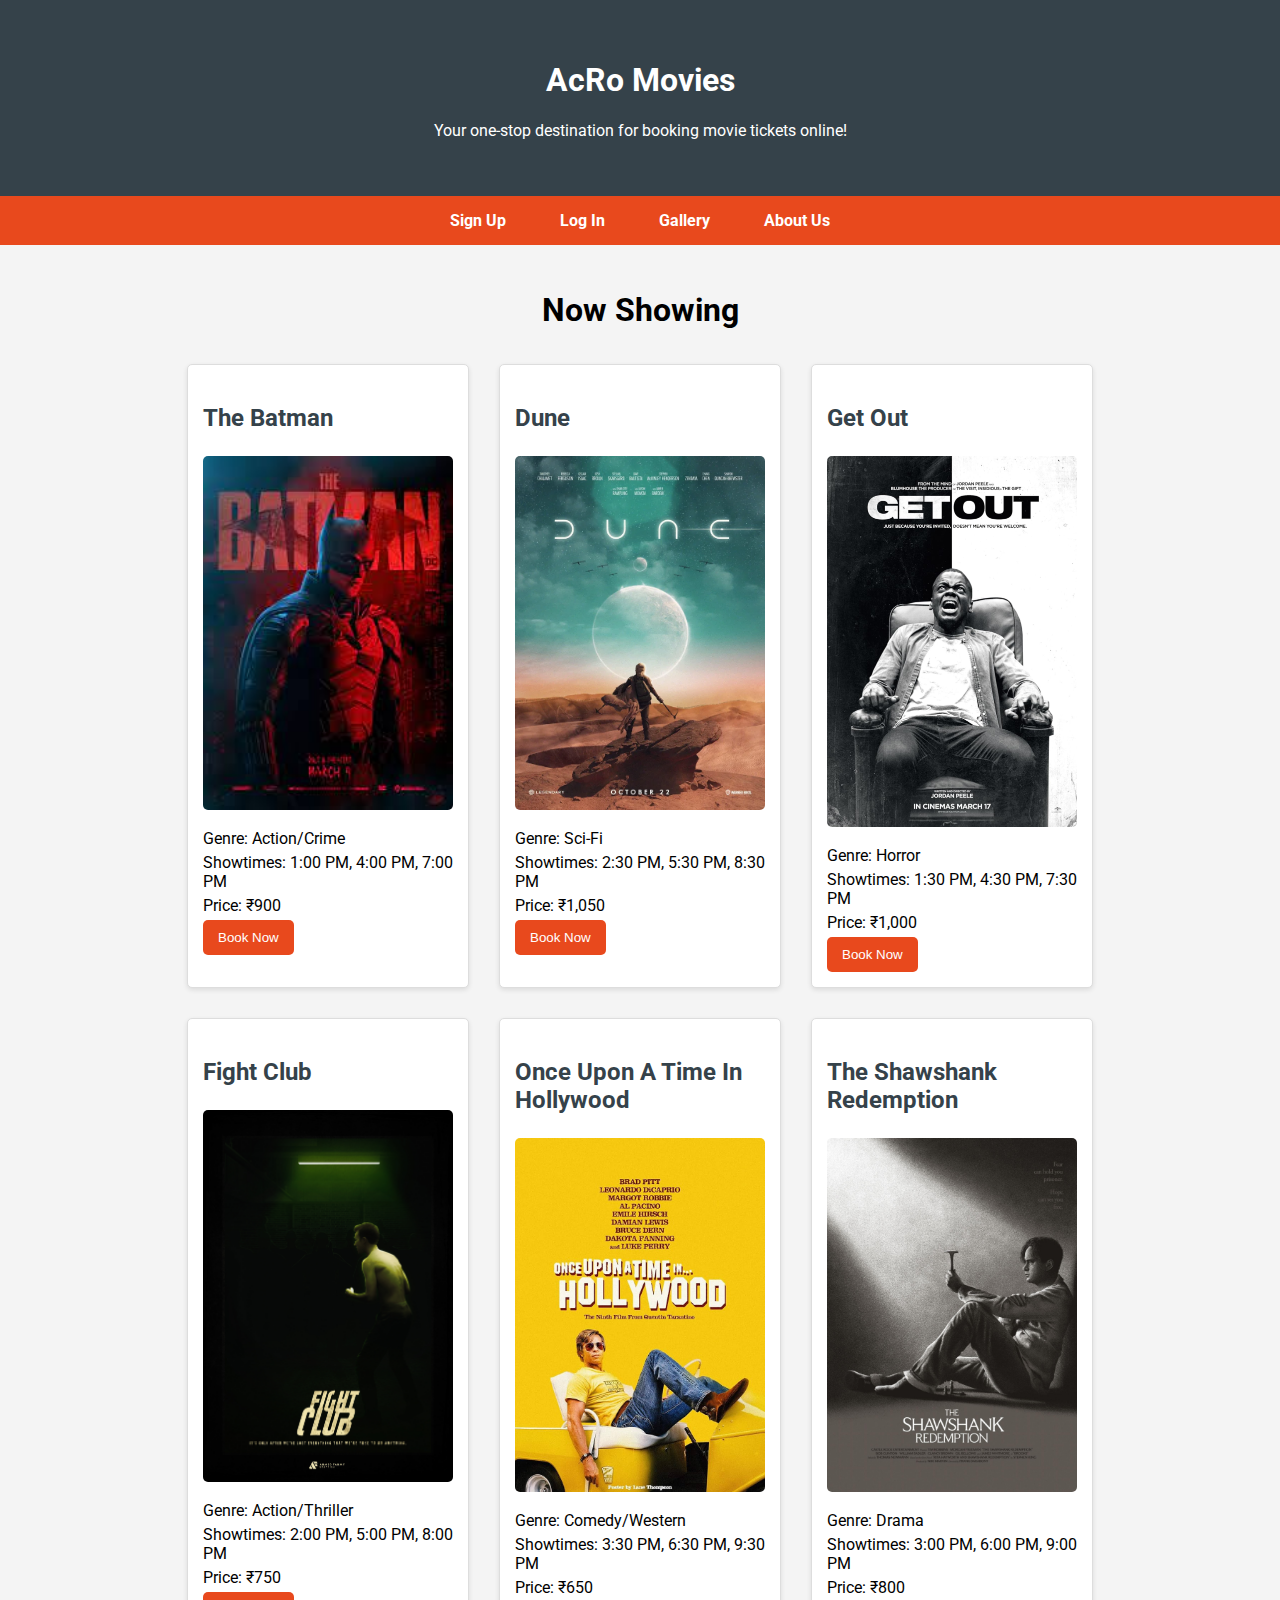
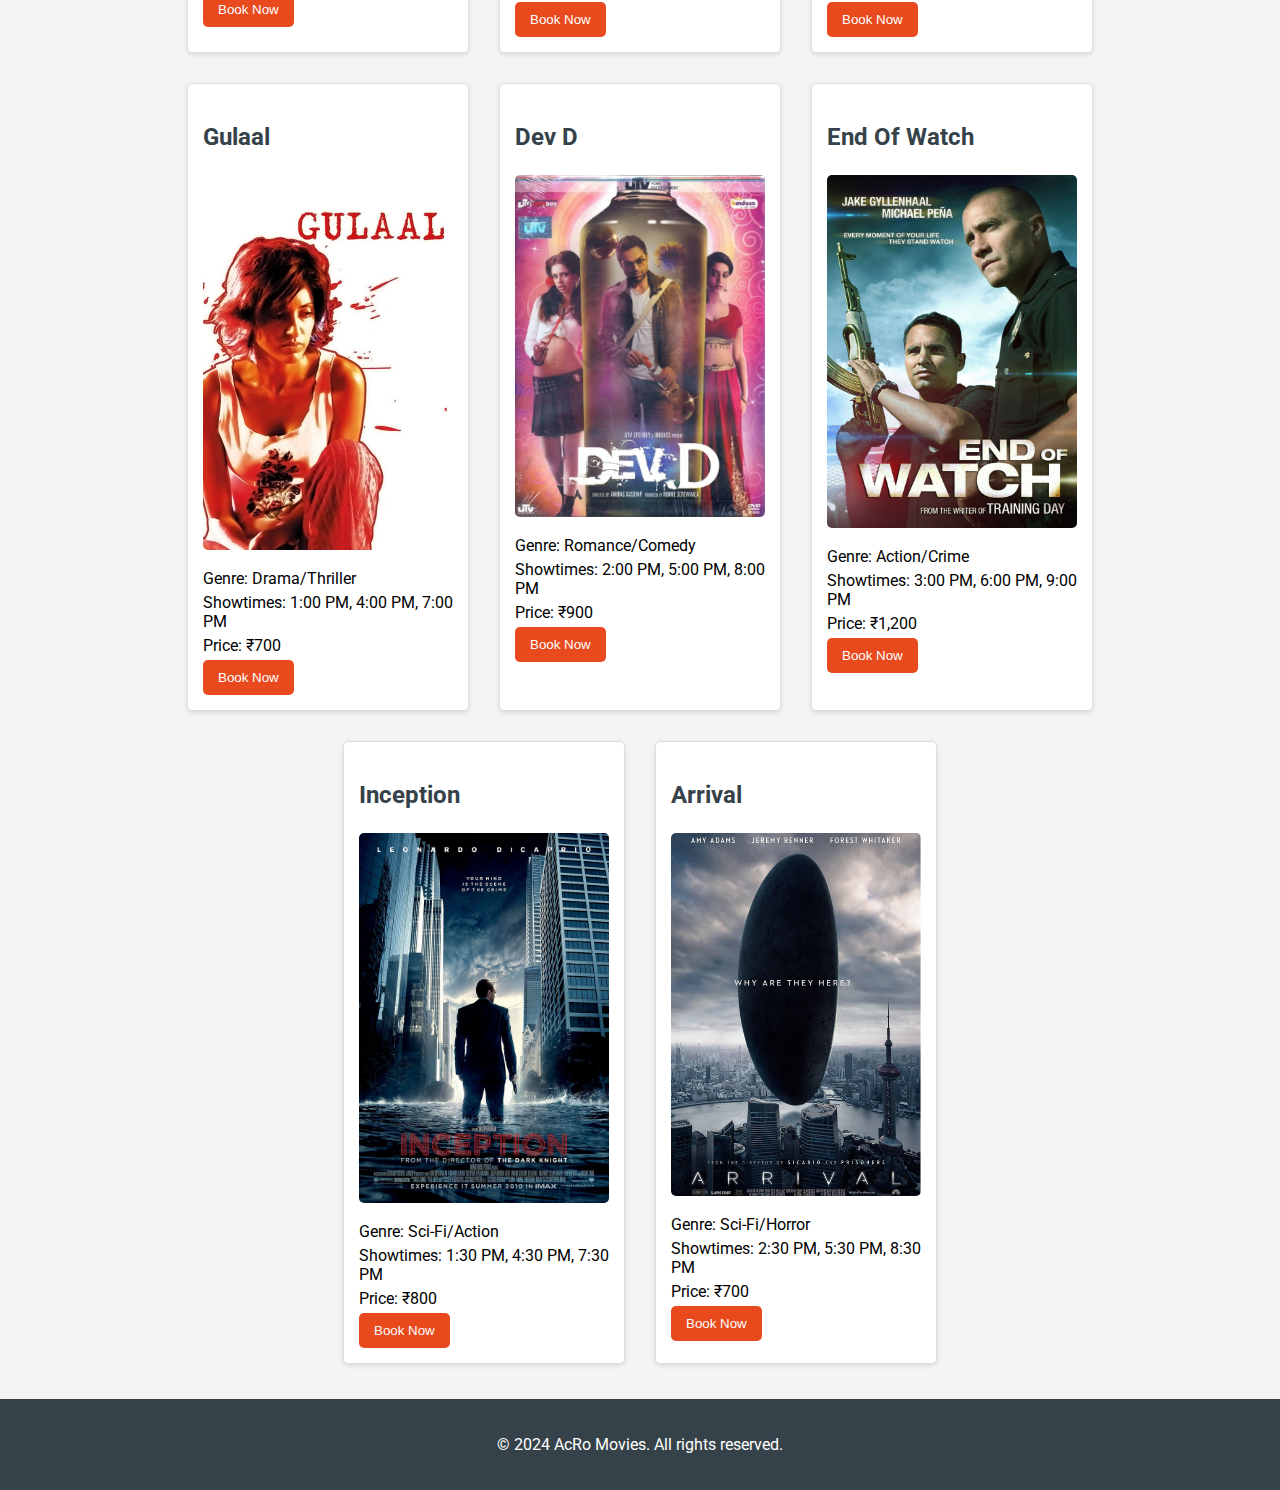
<file: index.html>
<!DOCTYPE html>
<html lang="en">
<head>
    <meta charset="UTF-8">
    <meta name="viewport" content="width=device-width, initial-scale=1.0">
    <title>Movie Ticket Booking</title>
    <link rel="stylesheet" href="styles.css">
    <link href="https://fonts.googleapis.com/css2?family=Roboto:wght@400;700&display=swap" rel="stylesheet">
</head>
<body>
    <div class="header">
        <h1>AcRo Movies</h1>
        <p>Your one-stop destination for booking movie tickets online!</p>
    </div>

    <div class="nav">
        <a href="signup.html">Sign Up</a>
        <a href="login.html">Log In</a>
        <a href="gallery.html">Gallery</a>
        <a href="about.html"> About Us</a>
    </div>

    <div class="main-content">
        <h2 class="now-showing">Now Showing</h2>
        
        <div class="movie-container">
            <div class="movie">
                <h3>The Batman</h3>
                <img src="batman.jpg" alt="Avengers: Endgame Poster" class="poster">
                <p>Genre: Action/Crime</p>
                <p>Showtimes: 1:00 PM, 4:00 PM, 7:00 PM</p>
                <p>Price: ₹900</p>
                <button>Book Now</button>
            </div>

            <div class="movie">
                <h3>Dune</h3>
                <img src="dune.webp" alt="Dune Poster" class="poster">
                <p>Genre: Sci-Fi</p>
                <p>Showtimes: 2:30 PM, 5:30 PM, 8:30 PM</p>
                <p>Price: ₹1,050</p>
                <button>Book Now</button>
            </div>

            <div class="movie">
                <h3>Get Out</h3>
                <img src="getout.jpg"Get Out Poster" class="poster">
                <p>Genre: Horror</p>
                <p>Showtimes: 1:30 PM, 4:30 PM, 7:30 PM</p>
                <p>Price: ₹1,000</p>
                <button>Book Now</button>
            </div>

            <div class="movie">
                <h3>Fight Club</h3>
                <img src="fight club.jpg" alt="Jumanji Poster" class="poster">
                <p>Genre: Action/Thriller</p>
                <p>Showtimes: 2:00 PM, 5:00 PM, 8:00 PM</p>
                <p>Price: ₹750</p>
                <button>Book Now</button>
            </div>

            <div class="movie">
                <h3>Once Upon A Time In Hollywood</h3>
                <img src="once upon a.jpg" alt="The Notebook Poster" class="poster">
                <p>Genre: Comedy/Western</p>
                <p>Showtimes: 3:30 PM, 6:30 PM, 9:30 PM</p>
                <p>Price: ₹650</p>
                <button>Book Now</button>
            </div>

            <div class="movie">
                <h3>The Shawshank Redemption</h3>
                <img src="red.jpg" alt="The Shawshank Redemption Poster" class="poster">
                <p>Genre: Drama</p>
                <p>Showtimes: 3:00 PM, 6:00 PM, 9:00 PM</p>
                <p>Price: ₹800</p>
                <button>Book Now</button>
            </div>

            <div class="movie">
                <h3>Gulaal</h3>
                <img src="gulal.jpg" alt="Gulal poster" class="poster">
                <p>Genre: Drama/Thriller</p>
                <p>Showtimes: 1:00 PM, 4:00 PM, 7:00 PM</p>
                <p>Price: ₹700</p>
                <button>Book Now</button>
            </div>

            <div class="movie">
                <h3>Dev D</h3>
                <img src="dev d.jpg" alt="Gully Boy Poster" class="poster">
                <p>Genre: Romance/Comedy</p>
                <p>Showtimes: 2:00 PM, 5:00 PM, 8:00 PM</p>
                <p>Price: ₹900</p>
                <button>Book Now</button>
            </div>

            <div class="movie">
                <h3>End Of Watch</h3>
                <img src="END.jpg" alt="Baahubali: The Beginning Poster" class="poster">
                <p>Genre: Action/Crime</p>
                <p>Showtimes: 3:00 PM, 6:00 PM, 9:00 PM</p>
                <p>Price: ₹1,200</p>
                <button>Book Now</button>
            </div>

            <div class="movie">
                <h3>Inception</h3>
                <img src="in.jpg" alt="Kabir Singh Poster" class="poster">
                <p>Genre: Sci-Fi/Action</p>
                <p>Showtimes: 1:30 PM, 4:30 PM, 7:30 PM</p>
                <p>Price: ₹800</p>
                <button>Book Now</button>
            </div>

            <div class="movie">
                <h3>Arrival</h3>
                <img src="arrival.jpg"class="poster">
                <p>Genre: Sci-Fi/Horror</p>
                <p>Showtimes: 2:30 PM, 5:30 PM, 8:30 PM</p>
                <p>Price: ₹700</p>
                <button>Book Now</button>
            </div>
        </div>
    </div>

    <div class="footer">
        <p>&copy; 2024 AcRo Movies. All rights reserved.</p>
    </div>
</body>
</html>
</file>
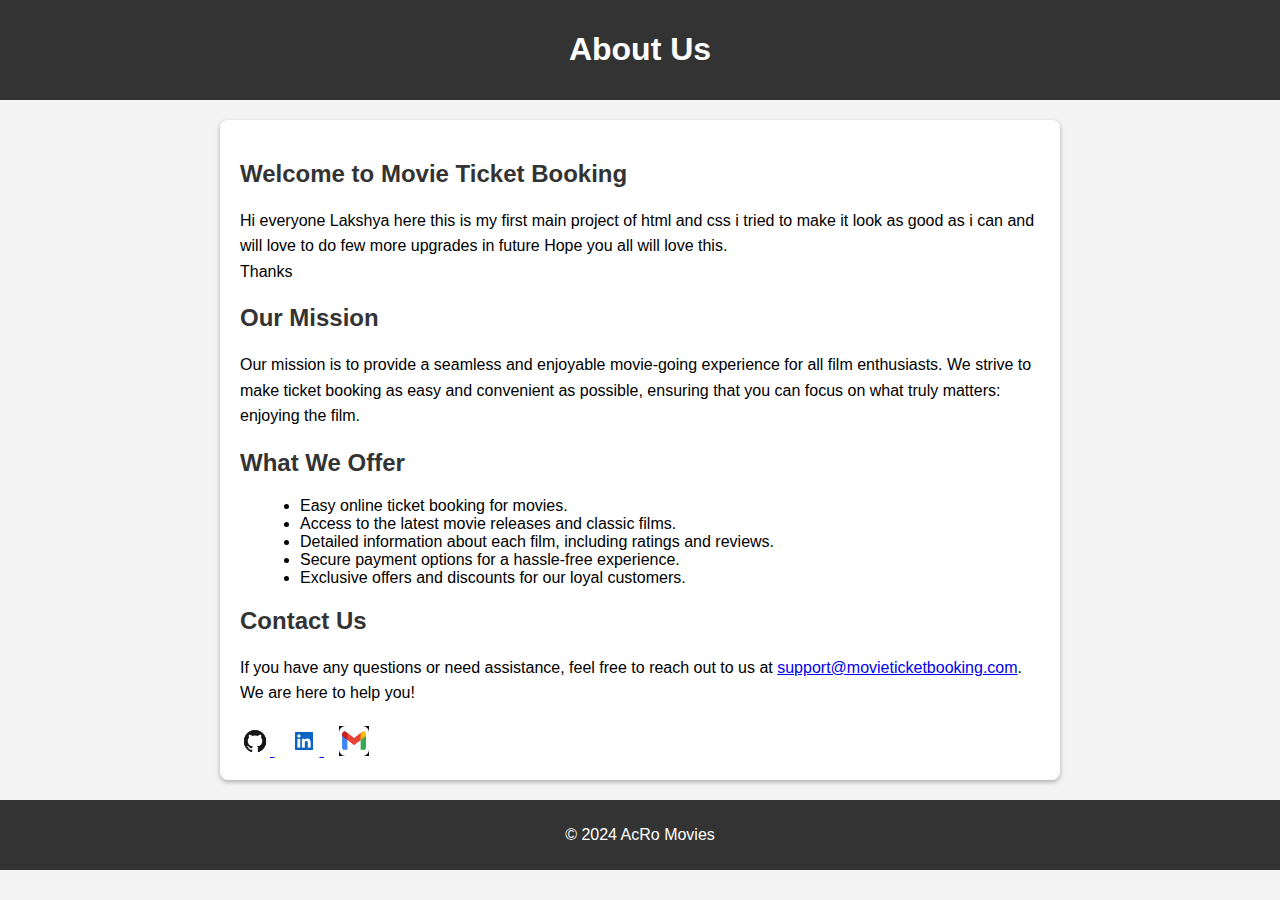
<file: about.html>
<!DOCTYPE html>
<html lang="en">
<head>
    <meta charset="UTF-8">
    <meta name="viewport" content="width=device-width, initial-scale=1.0">
    <link rel="stylesheet" href="about.css">
    <title>About Us - Movie Ticket Booking</title>
</head>
<body>
    <header>
        <h1>About Us</h1>
    </header>
    <main>
        <section class="about-section">
            <h2>Welcome to Movie Ticket Booking</h2>
            <p>
                Hi everyone Lakshya here this is my first main project of html and css i tried to make it look as good as i can and will love to do few more upgrades in future
                Hope you all will love this. <br> Thanks <br> 
            </p>
            <h2>Our Mission</h2>
            <p>
                Our mission is to provide a seamless and enjoyable movie-going experience for all film enthusiasts. We strive to make ticket booking as easy and convenient as possible, ensuring that you can focus on what truly matters: enjoying the film.
            </p>
            <h2>What We Offer</h2>
            <ul>
                <li>Easy online ticket booking for movies.</li>
                <li>Access to the latest movie releases and classic films.</li>
                <li>Detailed information about each film, including ratings and reviews.</li>
                <li>Secure payment options for a hassle-free experience.</li>
                <li>Exclusive offers and discounts for our loyal customers.</li>
            </ul>
            <h2>Contact Us</h2>
            <p>
                If you have any questions or need assistance, feel free to reach out to us at <a href="mailto:support@lakshyaxvardhan@gmail.com">support@movieticketbooking.com</a>. We are here to help you!
            </p>
            <div class="contact-icons">
                <a href="https://github.com/lakshyaax">
                    <img src="download.png" alt="GitHub" title="GitHub Profile">
                </a>
                <a href="https://www.linkedin.com/in/lakshya-vardhan-160857289/">
                    <img src="linkedin.png" alt="LinkedIn" title="LinkedIn Profile">
                </a>
                <a href="mailto:lakshyaxvardhan@gmail.com">
                    <img src="gmail.png" alt="Gmail" title="Email Us">
                </a>
            </div>
        </section>
    </main>
    <footer>
        <p>&copy; 2024 AcRo Movies</p>
    </footer>
</body>
</html>
</file>
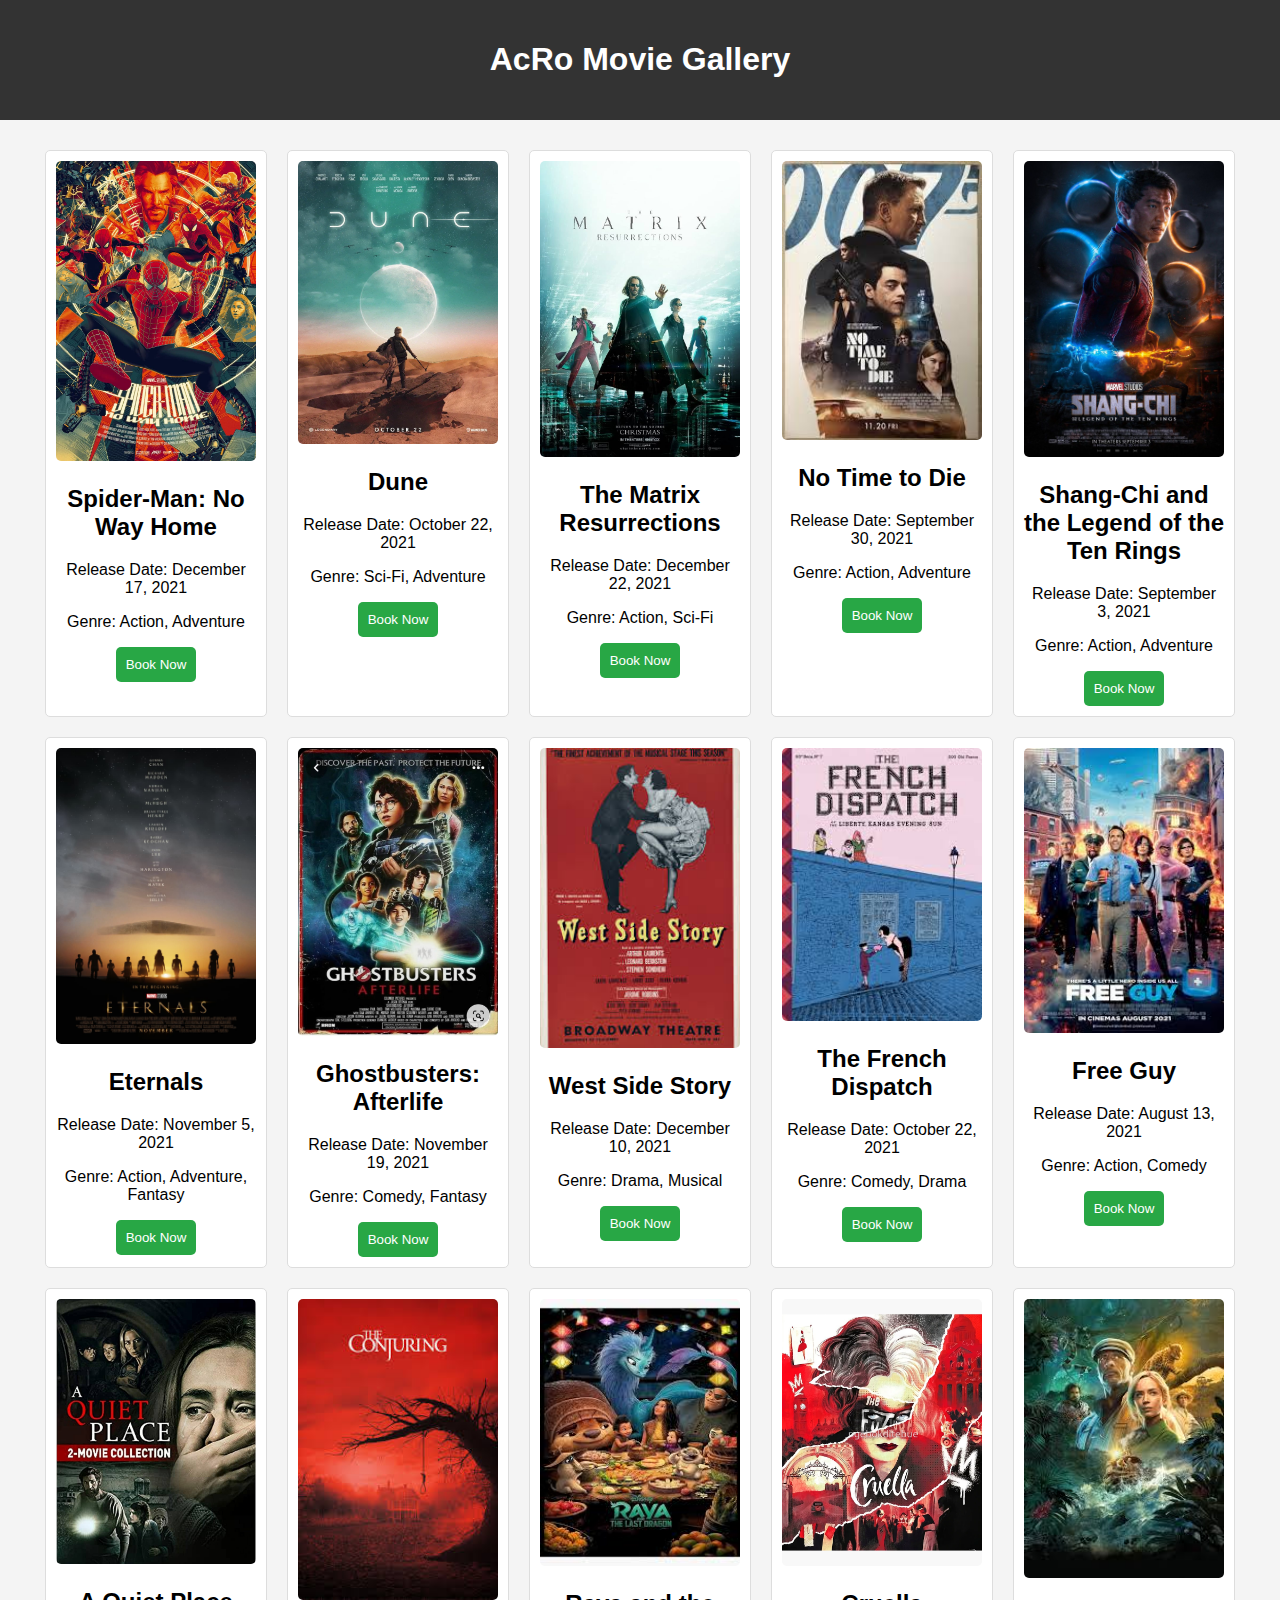
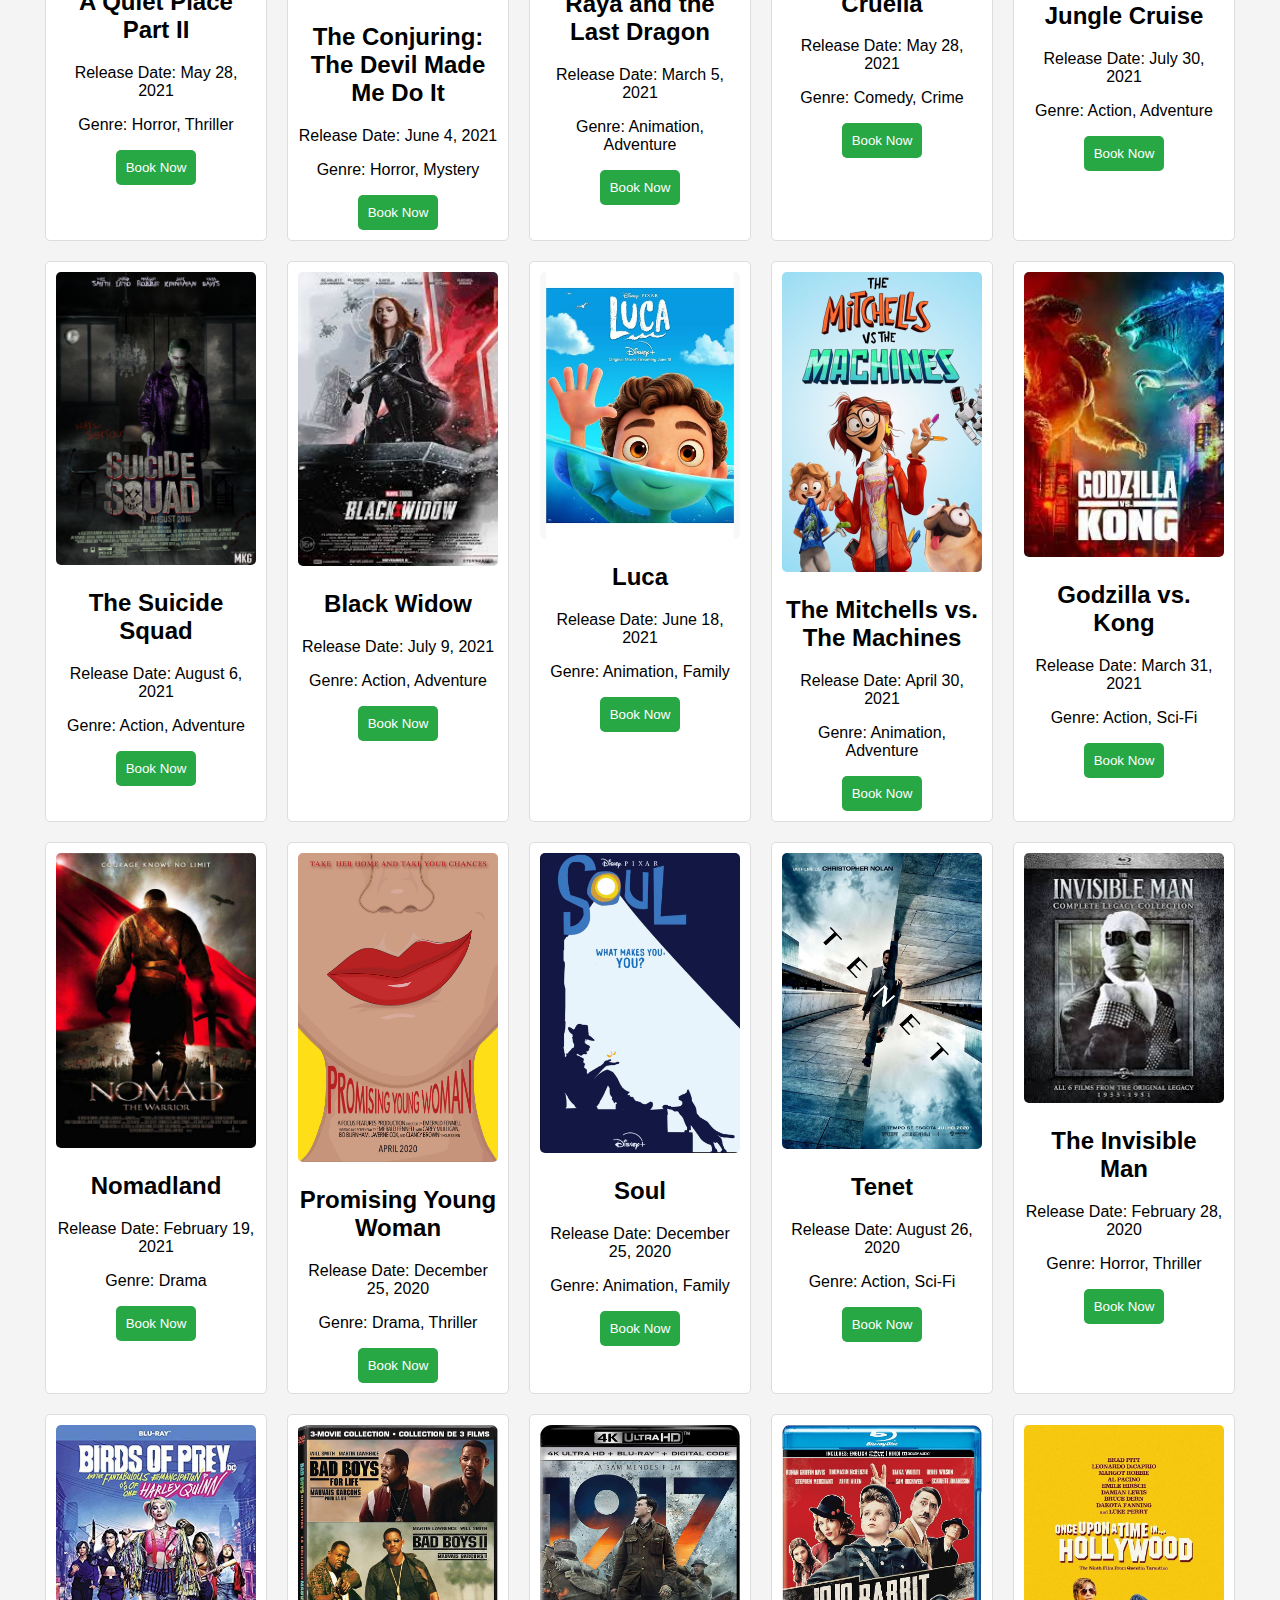
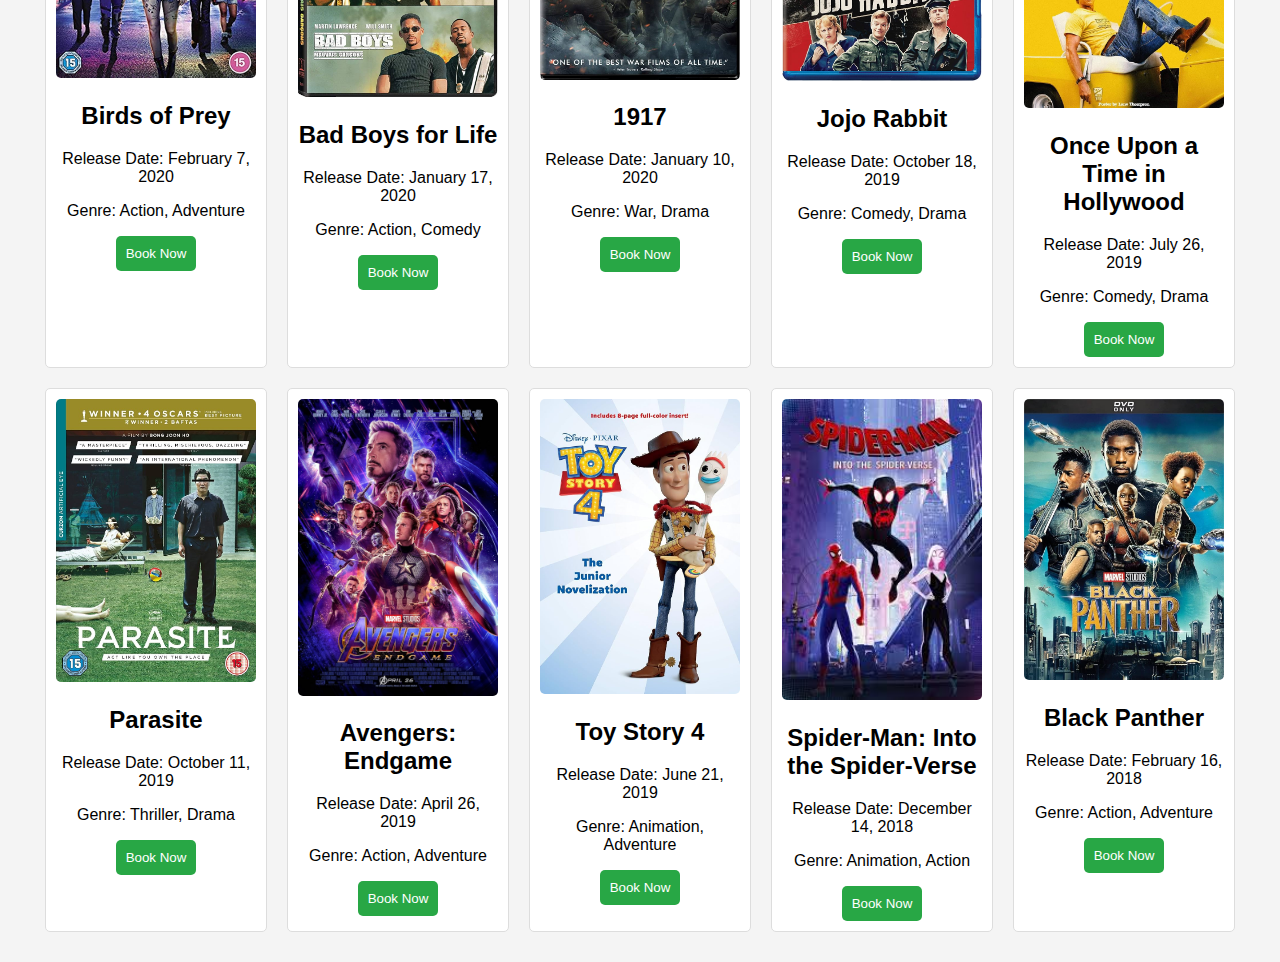
<file: gallery.html>
<!DOCTYPE html>
<html lang="en">
<head>
    <meta charset="UTF-8">
    <meta name="viewport" content="width=device-width, initial-scale=1.0">
    <title>Movie Gallery</title>
    <link rel="stylesheet" href="gallery.css">
</head>
<body>
    <div class="header">
        <h1> AcRo Movie Gallery</h1>
    </div>

    <div class="gallery">
        <div class="movie">
            <img src="spidey.jpg" alt="Spider-Man: No Way Home">
            <h2>Spider-Man: No Way Home</h2>
            <p>Release Date: December 17, 2021</p>
            <p>Genre: Action, Adventure</p>
            <button>Book Now</button>
        </div>
        <div class="movie">
            <img src="dune.webp" alt="Dune">
            <h2>Dune</h2>
            <p>Release Date: October 22, 2021</p>
            <p>Genre: Sci-Fi, Adventure</p>
            <button>Book Now</button>
        </div>
        <div class="movie">
            <img src="m.jpg" alt="The Matrix Resurrections">
            <h2>The Matrix Resurrections</h2>
            <p>Release Date: December 22, 2021</p>
            <p>Genre: Action, Sci-Fi</p>
            <button>Book Now</button>
        </div>
        <div class="movie">
            <img src="no.jpg" alt="No Time to Die">
            <h2>No Time to Die</h2>
            <p>Release Date: September 30, 2021</p>
            <p>Genre: Action, Adventure</p>
            <button>Book Now</button>
        </div>
        <div class="movie">
            <img src="shang.jpg" alt="Shang-Chi and the Legend of the Ten Rings">
            <h2>Shang-Chi and the Legend of the Ten Rings</h2>
            <p>Release Date: September 3, 2021</p>
            <p>Genre: Action, Adventure</p>
            <button>Book Now</button>
        </div>
        <div class="movie">
            <img src="ete.jpg" alt="Eternals">
            <h2>Eternals</h2>
            <p>Release Date: November 5, 2021</p>
            <p>Genre: Action, Adventure, Fantasy</p>
            <button>Book Now</button>
        </div>
        <div class="movie">
            <img src="ghost.jpg" alt="Ghostbusters: Afterlife">
            <h2>Ghostbusters: Afterlife</h2>
            <p>Release Date: November 19, 2021</p>
            <p>Genre: Comedy, Fantasy</p>
            <button>Book Now</button>
        </div>
        <div class="movie">
            <img src="west.jpg" alt="West Side Story">
            <h2>West Side Story</h2>
            <p>Release Date: December 10, 2021</p>
            <p>Genre: Drama, Musical</p>
            <button>Book Now</button>
        </div>
        <div class="movie">
            <img src="frenc.jpg" alt="The French Dispatch">
            <h2>The French Dispatch</h2>
            <p>Release Date: October 22, 2021</p>
            <p>Genre: Comedy, Drama</p>
            <button>Book Now</button>
        </div>
        <div class="movie">
            <img src="free.jpg" alt="Free Guy">
            <h2>Free Guy</h2>
            <p>Release Date: August 13, 2021</p <p>Genre: Action, Comedy</p>
            <button>Book Now</button>
        </div>
        <div class="movie">
            <img src="quiet.jpg" alt="A Quiet Place Part II">
            <h2>A Quiet Place Part II</h2>
            <p>Release Date: May 28, 2021</p>
            <p>Genre: Horror, Thriller</p>
            <button>Book Now</button>
        </div>
        <div class="movie">
            <img src="conj.jpg" alt="The Conjuring: The Devil Made Me Do It">
            <h2>The Conjuring: The Devil Made Me Do It</h2>
            <p>Release Date: June 4, 2021</p>
            <p>Genre: Horror, Mystery</p>
            <button>Book Now</button>
        </div>
        <div class="movie">
            <img src="raya.jpg" alt="Raya and the Last Dragon">
            <h2>Raya and the Last Dragon</h2>
            <p>Release Date: March 5, 2021</p>
            <p>Genre: Animation, Adventure</p>
            <button>Book Now</button>
        </div>
        <div class="movie">
            <img src="cruella.webp" alt="Cruella">
            <h2>Cruella</h2>
            <p>Release Date: May 28, 2021</p>
            <p>Genre: Comedy, Crime</p>
            <button>Book Now</button>
        </div>
        <div class="movie">
            <img src="jungle.jpg" alt="Jungle Cruise">
            <h2>Jungle Cruise</h2>
            <p>Release Date: July 30, 2021</p>
            <p>Genre: Action, Adventure</p>
            <button>Book Now</button>
        </div>
        <div class="movie">
            <img src="squad.jpg" alt="The Suicide Squad">
            <h2>The Suicide Squad</h2>
            <p>Release Date: August 6, 2021</p>
            <p>Genre: Action, Adventure</p>
            <button>Book Now</button>
        </div>
        <div class="movie">
            <img src="black.jpg" alt="Black Widow">
            <h2>Black Widow</h2>
            <p>Release Date: July 9, 2021</p>
            <p>Genre: Action, Adventure</p>
            <button>Book Now</button>
        </div>
        <div class="movie">
            <img src="luca.jpg" alt="Luca">
            <h2>Luca</h2>
            <p>Release Date: June 18, 2021</p>
            <p>Genre: Animation, Family</p>
            <button>Book Now</button>
        </div>
        <div class="movie">
            <img src="machine.jpg" alt="The Mitchells vs. The Machines">
            <h2>The Mitchells vs. The Machines</h2>
            <p>Release Date: April 30, 2021</p>
            <p>Genre: Animation, Adventure</p>
            <button>Book Now</button>
        </div>
        <div class="movie">
            <img src="kong.jpg" alt="Godzilla vs. Kong">
            <h2>Godzilla vs. Kong</h2>
            <p>Release Date: March 31, 2021</p>
            <p>Genre: Action, Sci-Fi</p>
            <button>Book Now</button>
        </div>
        <div class="movie">
            <img src="nomanland.jpg" alt="Nomadland">
            <h2>Nomadland</h2>
            <p>Release Date: February 19, 2021</p>
            <p> Genre: Drama</p>
            <button>Book Now</button>
        </div>
        <div class="movie">
            <img src="promse.jpg" alt="Promising Young Woman">
            <h2>Promising Young Woman</h2>
            <p>Release Date: December 25, 2020</p>
            <p>Genre: Drama, Thriller</p>
            <button>Book Now</button>
        </div>
        <div class="movie">
            <img src="soul.jpg" alt="Soul">
            <h2>Soul</h2>
            <p>Release Date: December 25, 2020</p>
            <p>Genre: Animation, Family</p>
            <button>Book Now</button>
        </div>
        <div class="movie">
            <img src="ten.jpg" alt="Tenet">
            <h2>Tenet</h2>
            <p>Release Date: August 26, 2020</p>
            <p>Genre: Action, Sci-Fi</p>
            <button>Book Now</button>
        </div>
        <div class="movie">
            <img src="invi.jpg" alt="The Invisible Man">
            <h2>The Invisible Man</h2>
            <p>Release Date: February 28, 2020</p>
            <p>Genre: Horror, Thriller</p>
            <button>Book Now</button>
        </div>
        <div class="movie">
            <img src="bird.jpg" alt="Birds of Prey">
            <h2>Birds of Prey</h2>
            <p>Release Date: February 7, 2020</p>
            <p>Genre: Action, Adventure</p>
            <button>Book Now</button>
        </div>
        <div class="movie">
            <img src="bad.jpg" alt="Bad Boys for Life">
            <h2>Bad Boys for Life</h2>
            <p>Release Date: January 17, 2020</p>
            <p>Genre: Action, Comedy</p>
            <button>Book Now</button>
        </div>
        <div class="movie">
            <img src="qw.jpg" alt="1917">
            <h2>1917</h2>
            <p>Release Date: January 10, 2020</p>
            <p>Genre: War, Drama</p>
            <button>Book Now</button>
        </div>
        <div class="movie">
            <img src="jojo.jpg" alt="Jojo Rabbit">
            <h2>Jojo Rabbit</h2>
            <p>Release Date: October 18, 2019</p>
            <p>Genre: Comedy, Drama</p>
            <button>Book Now</button>
        </div>
        <div class="movie">
            <img src="once upon a.jpg" alt="Once Upon a Time in Hollywood">
            <h2>Once Upon a Time in Hollywood</h2>
            <p>Release Date: July 26, 2019</p>
            <p>Genre: Comedy, Drama</p>
            <button>Book Now</button>
        </div>
        <div class="movie">
            <img src="para.jpg" alt="Parasite">
            <h2>Parasite</h2>
            <p>Release Date: October 11, 2019</p>
            <p>Genre: Thriller, Drama</p>
            <button>Book Now</button>
        </div>
        <div class="movie">
            <img src="endgame.jpg" alt="Avengers: Endgame">
            <h2>Avengers: Endgame</h2>
            <p>Release Date: April 26, 2019</p>
            <p>Genre: Action, Adventure</p>
            <button>Book Now</button>
        </div>
        <div class=" movie">
            <img src="toy.jpg" alt="Toy Story 4">
            <h2>Toy Story 4</h2>
            <p>Release Date: June 21, 2019</p>
            <p>Genre: Animation, Adventure</p>
            <button>Book Now</button>
        </div>
        <div class="movie">
            <img src="sp.jpg" alt="Spider-Man: Into the Spider-Verse">
            <h2>Spider-Man: Into the Spider-Verse</h2>
            <p>Release Date: December 14, 2018</p>
            <p>Genre: Animation, Action</p>
            <button>Book Now</button>
        </div>
        <div class="movie">
            <img src="panther.jpg" alt="Black Panther">
            <h2>Black Panther</h2>
            <p>Release Date: February 16, 2018</p>
            <p>Genre: Action, Adventure</p>
            <button>Book Now</button>
        </div>
    </div>
</body>
</html>
</file>
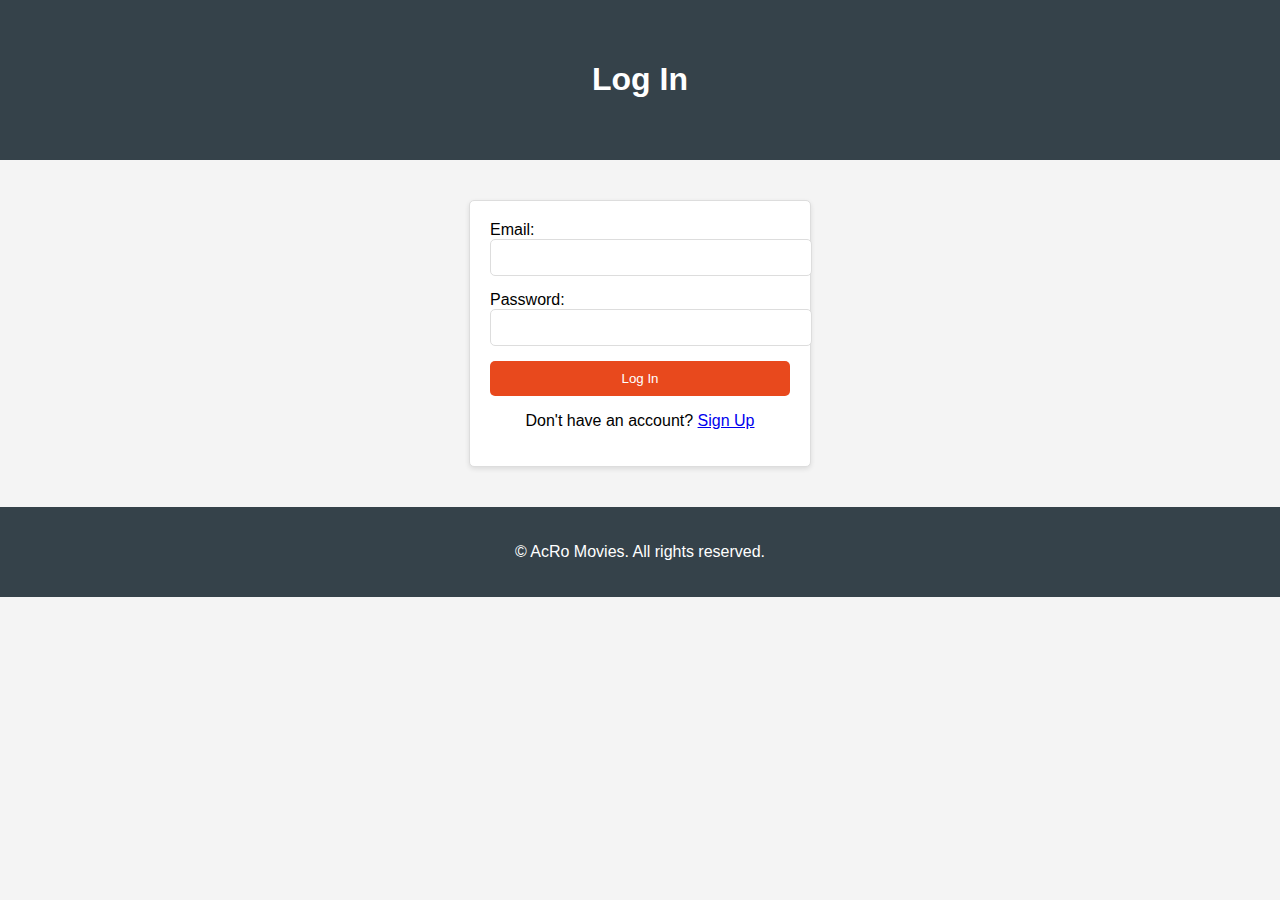
<file: login.html>
<!DOCTYPE html>
<html lang="en">
<head>
    <meta charset="UTF-8">
    <meta name="viewport" content="width=device-width, initial-scale=1.0">
    <title>Log In</title>
</head>
<body style="font-family: 'Roboto', sans-serif; margin: 0; padding: 0; background-color: #f4f4f4;">
    <div style="background-color: #35424a; color: white; padding: 40px 20px; text-align: center;">
        <h1>Log In</h1>
    </div>

    <div style="padding: 20px; display: flex; flex-direction: column; align-items: center;">
        <div style="background-color: white; border: 1px solid #ddd; border-radius: 5px; margin: 20px auto; padding: 20px; width: 300px; box-shadow: 0 2px 5px rgba(0, 0, 0, 0.1);">
            <form action="submit_login.php" method="POST">
                <label for="email" style="margin-bottom: 5px;">Email:</label>
                <input type="email" id="email " name="email" required style="margin-bottom: 15px; padding: 10px; border: 1px solid #ddd; border-radius: 5px; width: 100%;">

                <label for="password" style="margin-bottom: 5px;">Password:</label>
                <input type="password" id="password" name="password" required style="margin-bottom: 15px; padding: 10px; border: 1px solid #ddd; border-radius: 5px; width: 100%;">

                <button type="submit" style="background-color: #e8491d; color: white; border: none; padding: 10px; border-radius: 5px; cursor: pointer; width: 100%;">Log In</button>
            </form>
            <p style="text-align: center;">Don't have an account? <a href="signup.html">Sign Up</a></p>
        </div>
    </div>

    <div style="text-align: center; padding: 20px; background-color: #35424a; color: white;">
        <p>&copy; AcRo Movies. All rights reserved.</p>
    </div>
</body>
</html>
</file>
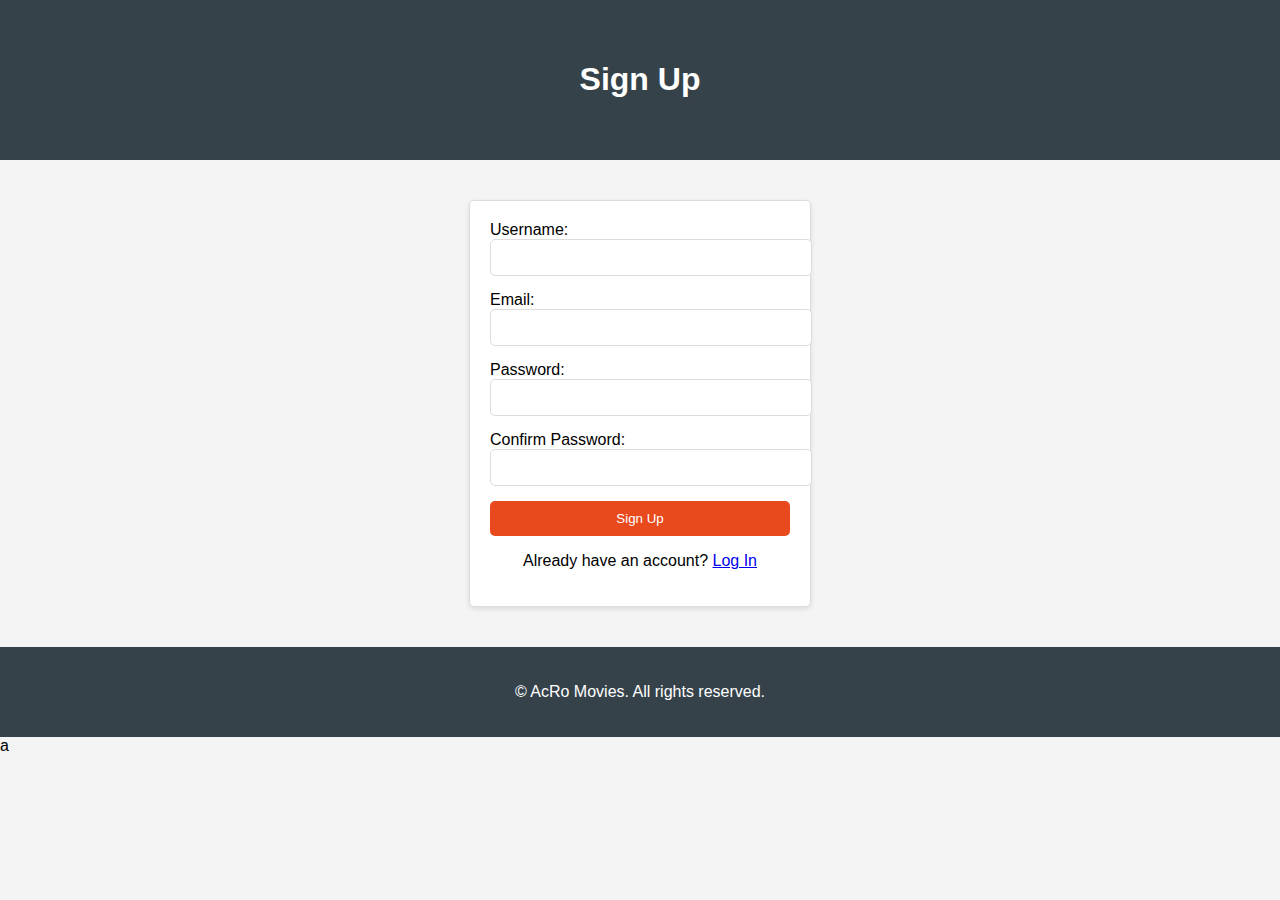
<file: signup.html>
<!DOCTYPE html>
<html lang="en">
<head>
    <meta charset="UTF-8">
    <meta name="viewport" content="width=device-width, initial-scale=1.0">
    <title>Sign Up</title>
</head>
<body style="font-family: 'Roboto', sans-serif; margin: 0; padding: 0; background-color: #f4f4f4;">
    <div style="background-color: #35424a; color: white; padding: 40px 20px; text-align: center;">
        <h1>Sign Up</h1>
    </div>

    <div style="padding: 20px; display: flex; flex-direction: column; align-items: center;">
        <div style="background-color: white; border: 1px solid #ddd; border-radius: 5px; margin: 20px auto; padding: 20px; width: 300px; box-shadow: 0 2px 5px rgba(0, 0, 0, 0.1);">
            <form action="submit_signup.php" method="POST">
                <label for="username" style="margin-bottom: 5px;">Username:</label>
                <input type="text" id="username" name="username" required style="margin-bottom: 15px; padding: 10px; border: 1px solid #ddd; border-radius: 5px; width: 100%;">

                <label for="email" style="margin-bottom: 5px;">Email:</label>
                <input type="email" id="email" name="email" required style="margin-bottom: 15px; padding: 10px; border: 1px solid #ddd; border-radius: 5px; width: 100%;">

                <label for="password" style="margin-bottom: 5px;">Password:</label>
                <input type="password" id="password" name="password" required style="margin-bottom: 15px; padding: 10px; border: 1px solid #ddd; border-radius: 5px; width: 100%;">

                <label for="confirm-password" style="margin-bottom: 5px;">Confirm Password:</label>
                <input type="password" id="confirm-password" name="confirm-password" required style="margin-bottom: 15px; padding: 10px; border: 1px solid #ddd; border-radius: 5px; width: 100%;">

                <button type="submit" style="background-color: #e8491d; color: white; border: none; padding: 10px; border-radius: 5px; cursor: pointer; width: 100%;">Sign Up</button>
            </form>
            <p style="text-align: center;">Already have an account? <a href="login.html">Log In</a></p>
        </div>
    </div>

    <div style="text-align: center; padding: 20px; background-color: #35424a; color: white;">
        <p>&copy; AcRo Movies. All rights reserved.</p>
    </div>
</body>
</html>a
</file>
<file: styles.css>
body {
    font-family: 'Roboto', sans-serif;
    margin: 0;
    padding: 0;
    background-color: #f4f4f4;
}

.footer {
    text-align: center;
    padding: 20px;
    background-color: #35424a;
    color: white;
}

.header {
    background-color: #35424a;
    color: white;
    padding: 40px 20px;
    text-align: center;
}

.main-content {
    padding: 20px;
    display: flex;
    flex-direction: column;
    align-items: center;
}

.movie-container {
    display: flex;
    flex-wrap: wrap;
    justify-content: center;
}

.movie {
    background-color: white;
    border: 1px solid #ddd;
    border-radius: 5px;
    margin: 15px;
    padding: 15px;
    width: 250px;
    box-shadow: 0 2px 5px rgba(0, 0, 0, 0.1);
}

.movie h3 {
    font-size: 1.5em;
    color: #35424a;
}

.movie p {
    margin: 5px 0;
}

.movie button {
    background-color: #e8491d;
    color: white;
    border: none;
    padding: 10px 15px;
    border-radius: 5px;
    cursor: pointer;
}

.movie button:hover {
    background-color: #35424a;
}

.nav {
    background-color: #e8491d;
    padding: 15px 0;
    text-align: center;
}

.nav a {
    color: white;
    text-decoration: none;
    margin: 0 25px;
    font-weight: bold;
}

.now-showing {
    font-size: 2em;
    margin-bottom: 20px;
}

.poster {
    width: 100%;
    height: auto;
    border-radius: 5px;
    margin-bottom: 10px;
}
</file>
<file: about.css>
body {
    font-family: Arial, sans-serif;
    margin: 0;
    padding: 0;
    background-color: #f4f4f4;
}

header {
    background: #333;
    color: #fff;
    padding: 10px 0;
    text-align: center;
}

.about-section {
    padding: 20px;
    max-width: 800px;
    margin: 20px auto;
    background: #fff;
    border-radius: 8px;
    box-shadow: 0 2px 5px rgba(0, 0, 0, 0.3);
}

.about-section h2 {
    color: #333;
}

.about-section p {
    line-height: 1.6;
}

.about-section ul {
    list-style-type: disc;
    margin-left: 20px;
}

.contact-icons {
    margin-top: 20px;
}

.contact-icons a {
    margin-right: 15px;
}

.contact-icons img {
    width: 30px;
    height: 30px;
}

footer {
    text-align: center;
    padding: 10px 0;
    background: #333;
    color: #fff;
    position: relative;
    bottom: 0;
    width: 100%;
}
</file>
<file: gallery.css>
body {
    font-family: Arial, sans-serif;
    background-color: #f4f4f4;
    margin: 0;
    padding: 0;
}

.header {
    background-color: #333;
    color: #fff;
    text-align: center;
    padding: 20px 0;
}

.gallery {
    display: flex;
    flex-wrap: wrap;
    justify-content: center;
    padding: 20px;
}

.movie {
    background-color: #fff;
    border: 1px solid #ddd;
    border-radius: 5px;
    margin: 10px;
    padding: 10px;
    width: 200px;
    text-align: center;
}

.movie img {
    width: 100%;
    border-radius: 5px;
}

button {
    background-color: #28a745;
    color: white;
    border: none;
    padding: 10px;
    border-radius: 5px;
    cursor: pointer;
}

button:hover {
    background-color: #218838;
}
</file>
